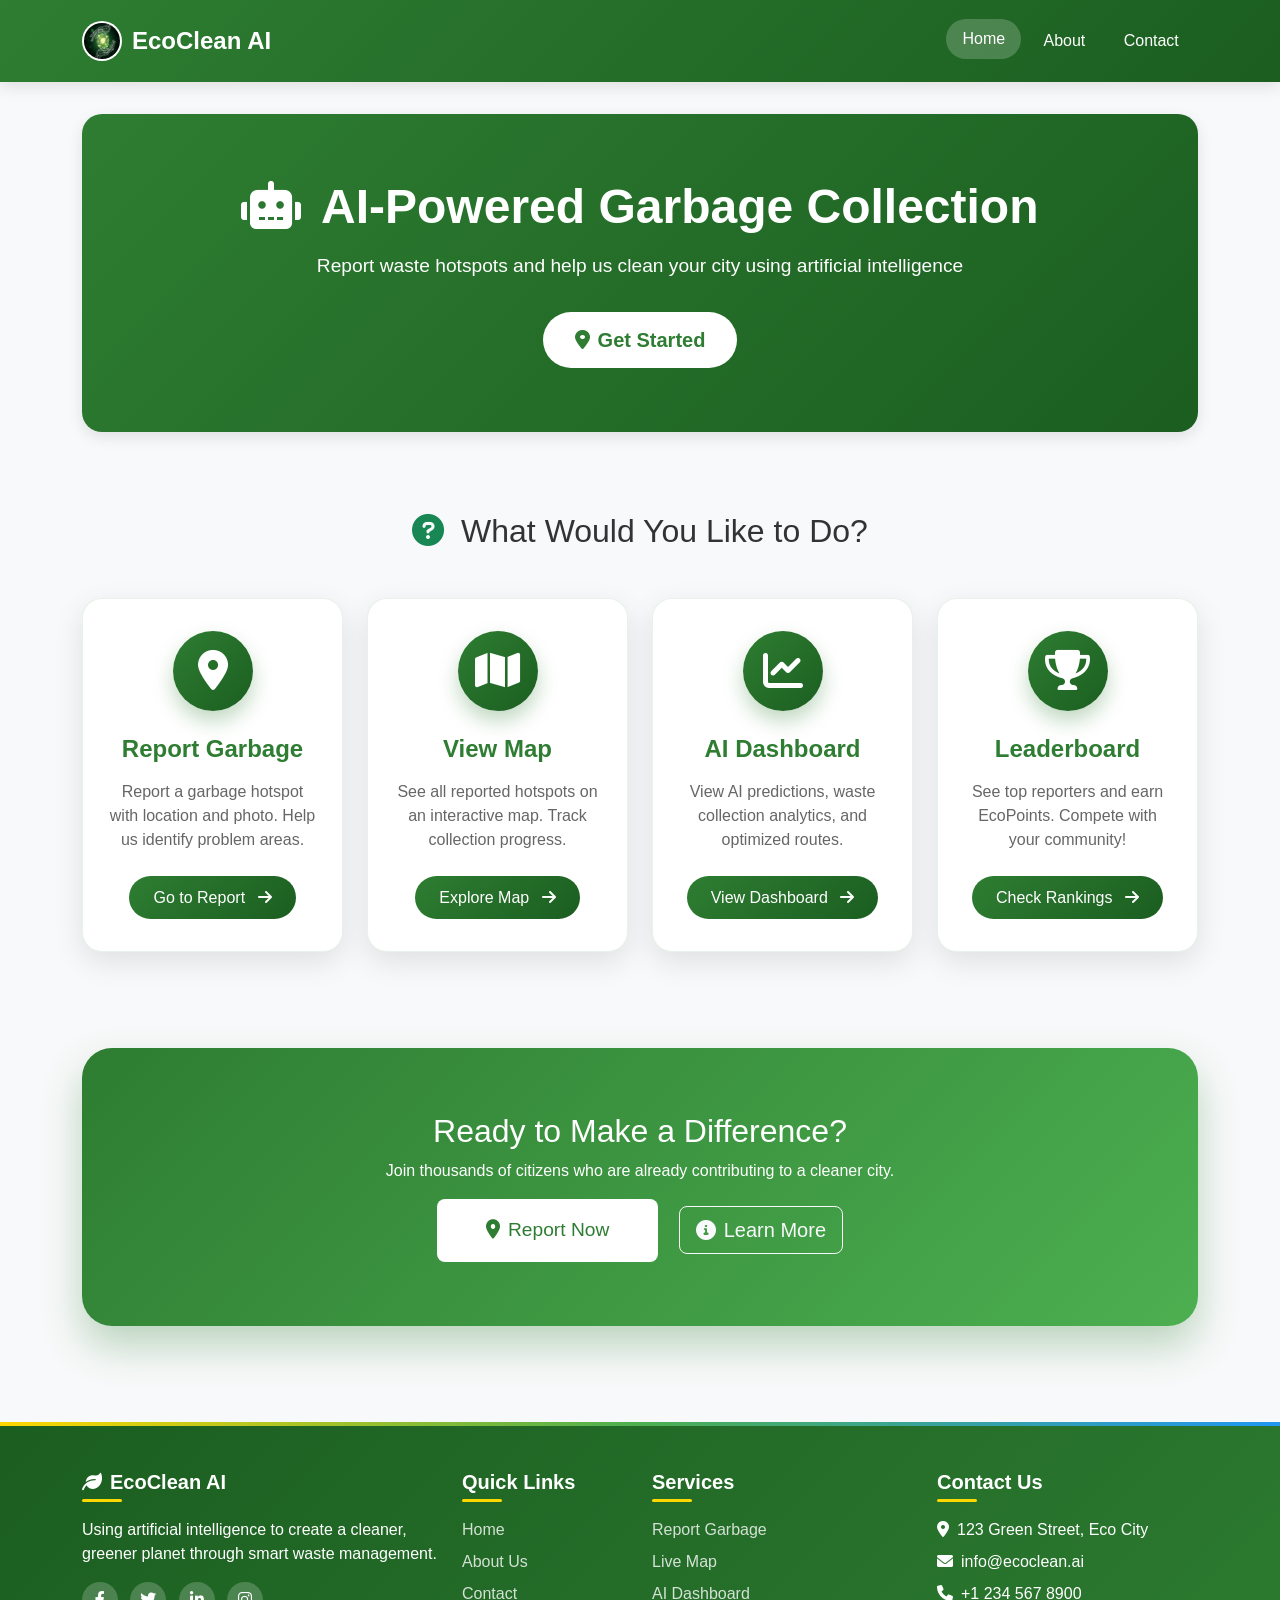
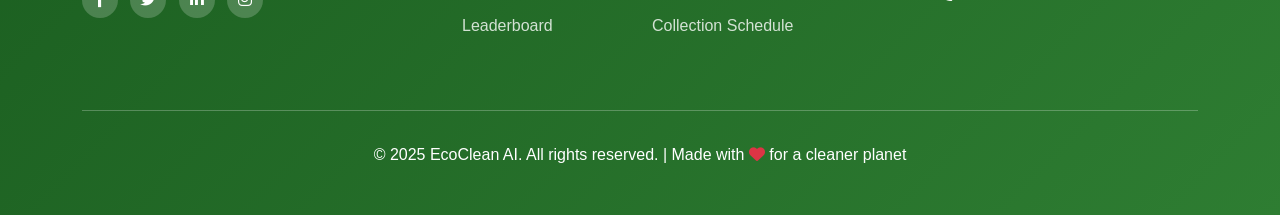
<file: garbage-collection-system/index.html>
<!DOCTYPE html>
<html lang="en">
<head>
    <meta charset="UTF-8">
    <meta name="viewport" content="width=device-width, initial-scale=1.0">
    <title>EcoClean AI – AI-Powered Garbage Collection System</title>
    
    <!-- ============================================ -->
    <!-- 1. BOOTSTRAP CSS (Responsive Framework)      -->
    <!-- ============================================ -->
    <link rel="stylesheet" href="bootstrap-5.3.8-dist/css/bootstrap.min.css">
    
    <!-- ============================================ -->
    <!-- 2. FONT AWESOME ICONS                        -->
    <!-- ============================================ -->
    <link rel="stylesheet" href="https://cdnjs.cloudflare.com/ajax/libs/font-awesome/6.0.0/css/all.min.css">
    
    <!-- ============================================ -->
    <!-- 3. GOOGLE FONTS (Poppins for modern look)    -->
    <!-- ============================================ -->
    <link href="https://fonts.googleapis.com/css2?family=Poppins:wght@300;400;500;600;700&display=swap" rel="stylesheet">
    
    <!-- ============================================ -->
    <!-- 4. CUSTOM CSS (Your styles)                  -->
    <!-- ============================================ -->
    <link rel="stylesheet" href="style.css">
</head>
<body>

    <!-- ============================================ -->
    <!-- 5. NAVIGATION BAR (Bootstrap Component)      -->
    <!-- ============================================ -->
    <nav class="navbar navbar-expand-lg navbar-custom">
        <div class="container">
            <!-- Brand/Logo -->
            <a class="navbar-brand" href="index.html">
                <img src="images/logo.png" alt="EcoClean AI Logo" width="40" height="40" class="d-inline-block align-text-top">
                <span class="brand-text">EcoClean AI</span>
            </a>
            
            <!-- Mobile Toggle Button -->
            <button class="navbar-toggler" type="button" data-bs-toggle="collapse" data-bs-target="#navbarNav">
                <span class="navbar-toggler-icon"></span>
            </button>
            
            <!-- Navigation Links -->
            <div class="collapse navbar-collapse" id="navbarNav">
                <ul class="navbar-nav ms-auto">
                    <li class="nav-item"><a class="nav-link active" href="index.html">Home</a></li>
                    <li class="nav-item"><a class="nav-link" href="about.html">About</a></li>
                    <li class="nav-item"><a class="nav-link" href="contact.html">Contact</a></li>
                </ul>
            </div>
        </div>
    </nav>

    <!-- ============================================ -->
    <!-- 6. HERO SECTION (With CSS Animations)        -->
    <!-- ============================================ -->
    <div class="container">
        <section class="hero-section">
            <div class="hero-content">
                <h1 class="display-4 animate-heading">
                    <i class="fas fa-robot me-2"></i>
                    AI-Powered Garbage Collection
                </h1>
                <p class="lead animate-text">
                    Report waste hotspots and help us clean your city using artificial intelligence
                </p>
                <a href="report.html" class="btn btn-light btn-lg animate-btn">
                    <i class="fas fa-map-marker-alt me-2"></i>Get Started
                </a>
            </div>
        </section>
    </div>

    <!-- ============================================ -->
    <!-- 7. MAIN CONTENT (Feature Cards)              -->
    <!-- ============================================ -->
    <main class="container my-5">
        <!-- Section Title -->
        <h2 class="text-center mb-5 section-title">
            <i class="fas fa-question-circle text-success me-2"></i>
            What Would You Like to Do?
        </h2>
        
        <!-- Bootstrap Grid Row -->
        <div class="row g-4">
            
            <!-- CARD 1: Report Garbage -->
            <div class="col-md-6 col-lg-3">
                <div class="feature-card-main card-1">
                    <div class="card-icon">
                        <i class="fas fa-map-marker-alt"></i>
                    </div>
                    <h3>Report Garbage</h3>
                    <p>Report a garbage hotspot with location and photo. Help us identify problem areas.</p>
                    <a href="report.html" class="btn-custom">
                        Go to Report <i class="fas fa-arrow-right ms-2"></i>
                    </a>
                </div>
            </div>
            
            <!-- CARD 2: View Map -->
            <div class="col-md-6 col-lg-3">
                <div class="feature-card-main card-2">
                    <div class="card-icon">
                        <i class="fas fa-map"></i>
                    </div>
                    <h3>View Map</h3>
                    <p>See all reported hotspots on an interactive map. Track collection progress.</p>
                    <a href="map.html" class="btn-custom">
                        Explore Map <i class="fas fa-arrow-right ms-2"></i>
                    </a>
                </div>
            </div>
            
            <!-- CARD 3: AI Dashboard -->
            <div class="col-md-6 col-lg-3">
                <div class="feature-card-main card-3">
                    <div class="card-icon">
                        <i class="fas fa-chart-line"></i>
                    </div>
                    <h3>AI Dashboard</h3>
                    <p>View AI predictions, waste collection analytics, and optimized routes.</p>
                    <a href="dashboard.html" class="btn-custom">
                        View Dashboard <i class="fas fa-arrow-right ms-2"></i>
                    </a>
                </div>
            </div>
            
            <!-- CARD 4: Leaderboard -->
            <div class="col-md-6 col-lg-3">
                <div class="feature-card-main card-4">
                    <div class="card-icon">
                        <i class="fas fa-trophy"></i>
                    </div>
                    <h3>Leaderboard</h3>
                    <p>See top reporters and earn EcoPoints. Compete with your community!</p>
                    <a href="leaderboard.html" class="btn-custom">
                        Check Rankings <i class="fas fa-arrow-right ms-2"></i>
                    </a>
                </div>
            </div>
        </div>
    </main>

    <!-- ============================================ -->
    <!-- 11. CALL TO ACTION SECTION                   -->
    <!-- ============================================ -->
    <section class="cta-section my-5">
        <div class="container">
            <div class="cta-card text-center">
                <h2>Ready to Make a Difference?</h2>
                <p>Join thousands of citizens who are already contributing to a cleaner city.</p>
                <a href="report.html" class="btn btn-custom btn-lg">
                    <i class="fas fa-map-marker-alt me-2"></i>Report Now
                </a>
                <a href="about.html" class="btn btn-outline-light btn-lg ms-3">
                    <i class="fas fa-info-circle me-2"></i>Learn More
                </a>
            </div>
        </div>
    </section>

    <!-- ============================================ -->
    <!-- 12. FOOTER SECTION                           -->
    <!-- ============================================ -->
    <footer class="footer-custom py-5">
        <div class="container">
            <div class="row">
                <!-- About Column -->
                <div class="col-lg-4 col-md-6 mb-4">
                    <h5><i class="fas fa-leaf me-2"></i>EcoClean AI</h5>
                    <p>Using artificial intelligence to create a cleaner, greener planet through smart waste management.</p>
                    <div class="social-links">
                        <a href="#"><i class="fab fa-facebook-f"></i></a>
                        <a href="#"><i class="fab fa-twitter"></i></a>
                        <a href="#"><i class="fab fa-linkedin-in"></i></a>
                        <a href="#"><i class="fab fa-instagram"></i></a>
                    </div>
                </div>
                
                <!-- Quick Links -->
                <div class="col-lg-2 col-md-6 mb-4">
                    <h5>Quick Links</h5>
                    <ul class="footer-links">
                        <li><a href="index.html">Home</a></li>
                        <li><a href="about.html">About Us</a></li>
                        <li><a href="contact.html">Contact</a></li>
                        <li><a href="leaderboard.html">Leaderboard</a></li>
                    </ul>
                </div>
                
                <!-- Services -->
                <div class="col-lg-3 col-md-6 mb-4">
                    <h5>Services</h5>
                    <ul class="footer-links">
                        <li><a href="report.html">Report Garbage</a></li>
                        <li><a href="map.html">Live Map</a></li>
                        <li><a href="dashboard.html">AI Dashboard</a></li>
                        <li><a href="schedule.html">Collection Schedule</a></li>
                    </ul>
                </div>
                
                <!-- Contact Info -->
                <div class="col-lg-3 col-md-6 mb-4">
                    <h5>Contact Us</h5>
                    <ul class="footer-links contact-info">
                        <li><i class="fas fa-map-marker-alt me-2"></i>123 Green Street, Eco City</li>
                        <li><i class="fas fa-envelope me-2"></i>info@ecoclean.ai</li>
                        <li><i class="fas fa-phone me-2"></i>+1 234 567 8900</li>
                    </ul>
                </div>
            </div>
            
            <hr>
            
            <div class="row">
                <div class="col-12 text-center">
                    <p class="mb-0">© 2025 EcoClean AI. All rights reserved. | Made with <i class="fas fa-heart text-danger"></i> for a cleaner planet</p>
                </div>
            </div>
        </div>
    </footer>

    <!-- ============================================ -->
    <!-- 13. JAVASCRIPT (Bootstrap Bundle)            -->
    <!-- ============================================ -->
    <script src="bootstrap-5.3.8-dist/js/bootstrap.bundle.min.js"></script>
    
    <!-- ============================================ -->
    <!-- 14. CUSTOM JAVASCRIPT (Optional for counters)-->
    <!-- ============================================ -->
    <script>
        // Simple counter animation for stats
        document.addEventListener('DOMContentLoaded', function() {
            const counters = document.querySelectorAll('.counter');
            counters.forEach(counter => {
                const text = counter.innerText;
                const value = parseInt(text.replace(/,/g, ''));
                if (!isNaN(value)) {
                    let current = 0;
                    const increment = value / 50;
                    const updateCounter = () => {
                        current += increment;
                        if (current < value) {
                            counter.innerText = Math.floor(current).toLocaleString();
                            requestAnimationFrame(updateCounter);
                        } else {
                            counter.innerText = value.toLocaleString();
                        }
                    };
                    updateCounter();
                }
            });
        });
    </script>
</body>
</html>
</file>
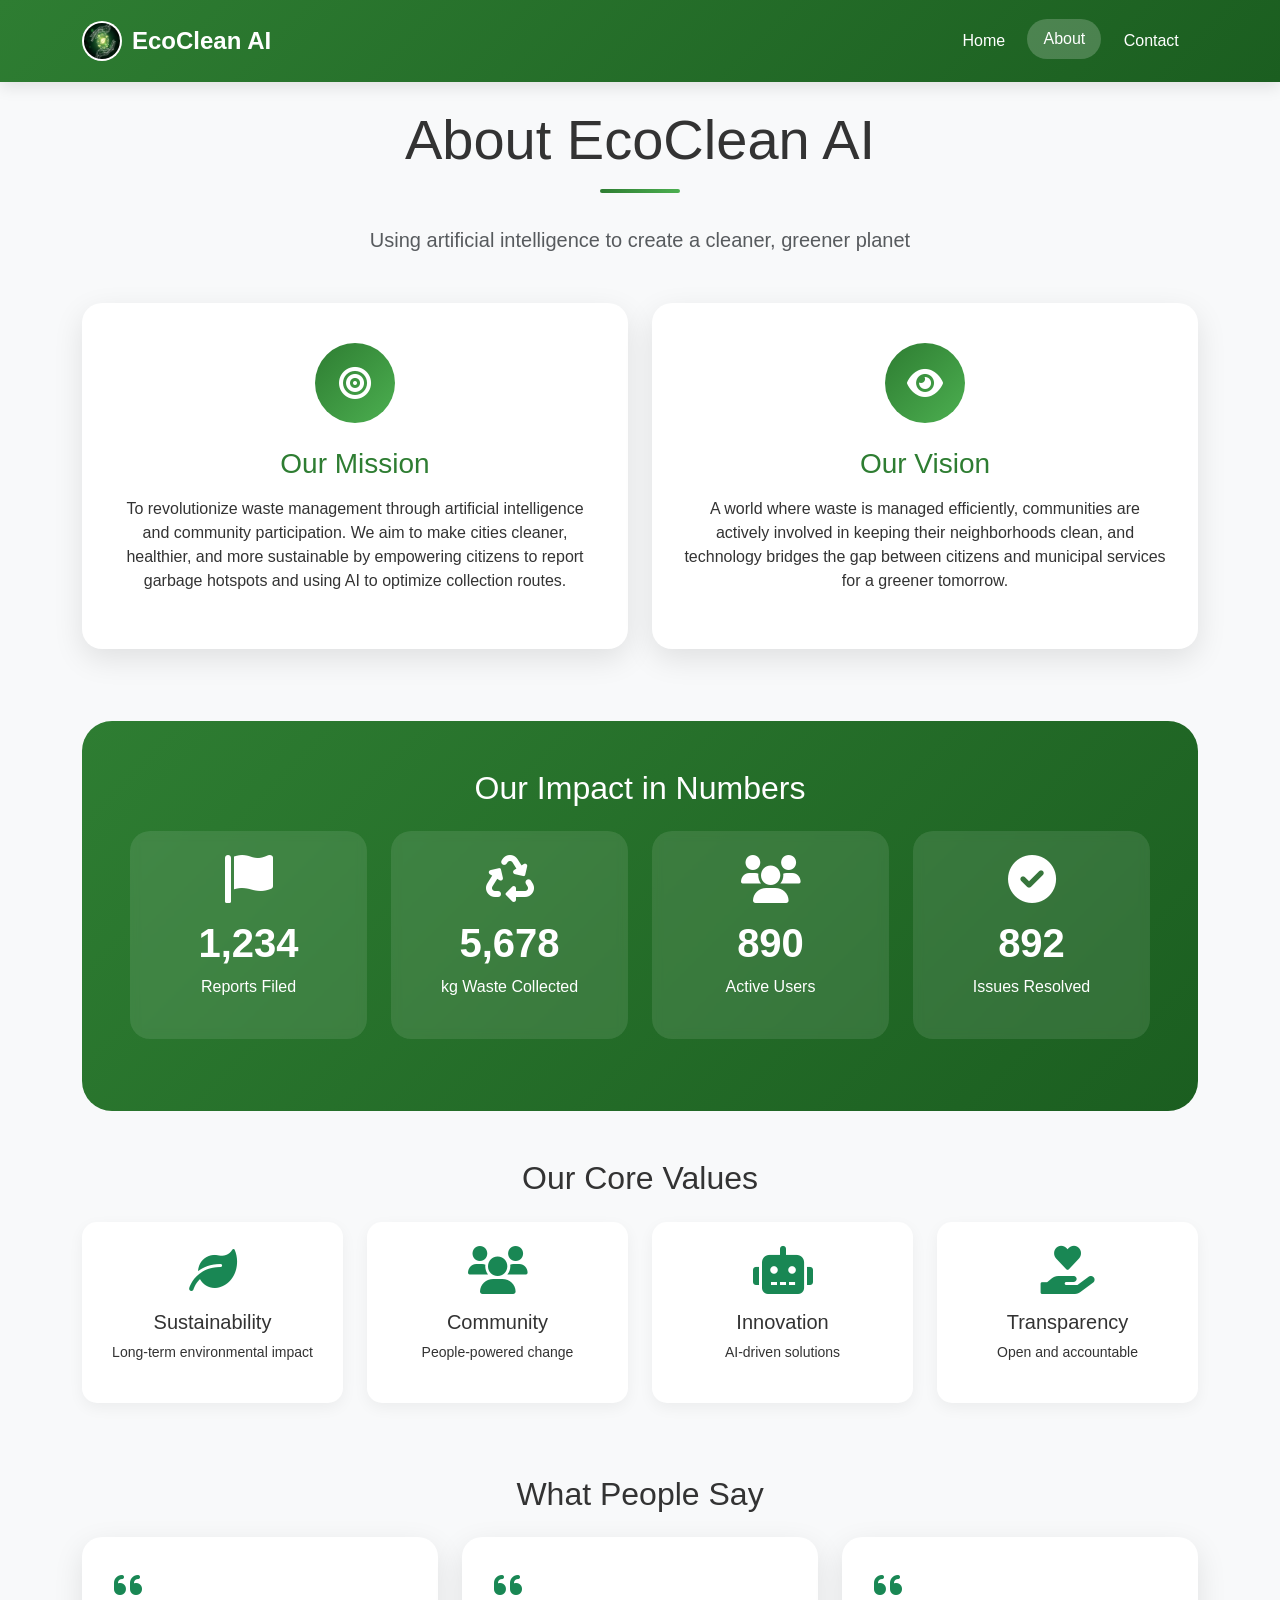
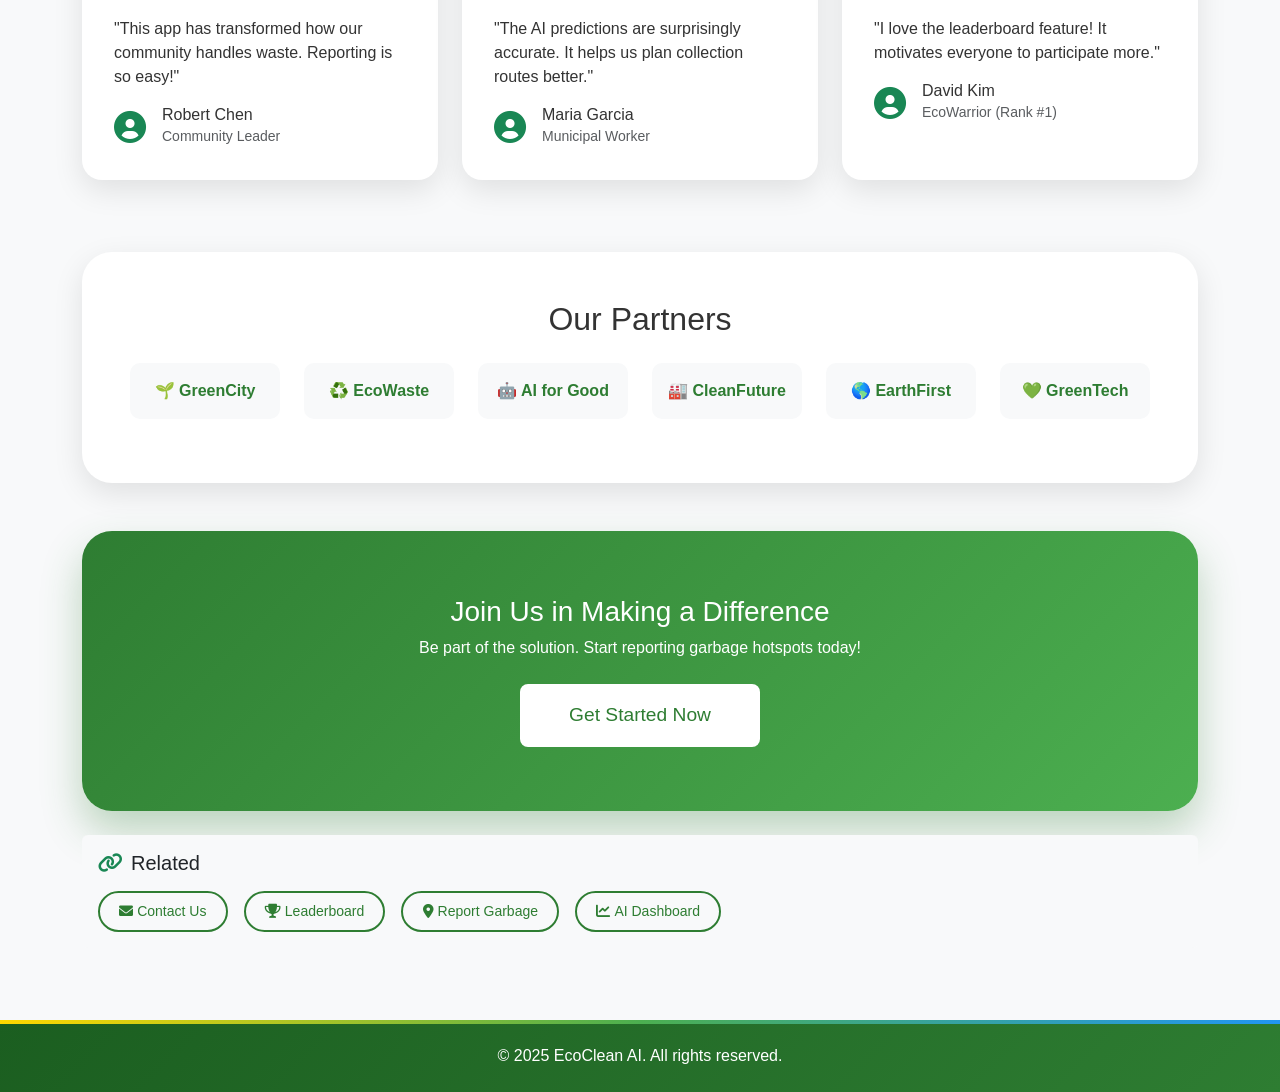
<file: garbage-collection-system/about.html>
<!DOCTYPE html>
<html lang="en">
<head>
    <meta charset="UTF-8">
    <meta name="viewport" content="width=device-width, initial-scale=1.0">
    <title>EcoClean AI – About Us</title>
    <!-- Bootstrap CSS -->
    <link rel="stylesheet" href="bootstrap-5.3.8-dist/css/bootstrap.min.css">
    <link rel="stylesheet" href="https://cdnjs.cloudflare.com/ajax/libs/font-awesome/6.0.0/css/all.min.css">
    <link rel="stylesheet" href="style.css">
</head>
<body>
    <!-- Navbar -->
    <nav class="navbar navbar-expand-lg navbar-custom">
        <div class="container">
            <a class="navbar-brand" href="index.html">
                <img src="images/logo.png" alt="Logo" width="40" height="40">
                EcoClean AI
            </a>
            <button class="navbar-toggler" type="button" data-bs-toggle="collapse" data-bs-target="#navbarNav">
                <span class="navbar-toggler-icon"></span>
            </button>
            <div class="collapse navbar-collapse" id="navbarNav">
                <ul class="navbar-nav ms-auto">
                    <li class="nav-item"><a class="nav-link" href="index.html">Home</a></li>
                    <li class="nav-item"><a class="nav-link active" href="about.html">About</a></li>
                    <li class="nav-item"><a class="nav-link" href="contact.html">Contact</a></li>
                </ul>
            </div>
        </div>
    </nav>

    <!-- Main Content -->
    <main class="container my-4">
        <!-- Page Header -->
        <div class="text-center mb-5">
            <h1 class="display-4">About EcoClean AI</h1>
            <div class="divider"></div>
            <p class="lead text-muted">Using artificial intelligence to create a cleaner, greener planet</p>
        </div>

        <!-- Mission & Vision Section -->
        <div class="row mb-5">
            <div class="col-md-6 mb-4">
                <div class="about-card h-100">
                    <div class="about-icon">
                        <i class="fas fa-bullseye"></i>
                    </div>
                    <h3>Our Mission</h3>
                    <p>To revolutionize waste management through artificial intelligence and community participation. We aim to make cities cleaner, healthier, and more sustainable by empowering citizens to report garbage hotspots and using AI to optimize collection routes.</p>
                </div>
            </div>
            <div class="col-md-6 mb-4">
                <div class="about-card h-100">
                    <div class="about-icon">
                        <i class="fas fa-eye"></i>
                    </div>
                    <h3>Our Vision</h3>
                    <p>A world where waste is managed efficiently, communities are actively involved in keeping their neighborhoods clean, and technology bridges the gap between citizens and municipal services for a greener tomorrow.</p>
                </div>
            </div>
        </div>

        <!-- Stats Counter Section -->
        <div class="row mb-5">
            <div class="col-12">
                <div class="stats-counter-section">
                    <h2 class="text-center mb-4 text-white">Our Impact in Numbers</h2>
                    <div class="row">
                        <div class="col-md-3 col-6 mb-4">
                            <div class="counter-card">
                                <i class="fas fa-flag fa-3x mb-3"></i>
                                <h3 class="counter">1,234</h3>
                                <p>Reports Filed</p>
                            </div>
                        </div>
                        <div class="col-md-3 col-6 mb-4">
                            <div class="counter-card">
                                <i class="fas fa-recycle fa-3x mb-3"></i>
                                <h3 class="counter">5,678</h3>
                                <p>kg Waste Collected</p>
                            </div>
                        </div>
                        <div class="col-md-3 col-6 mb-4">
                            <div class="counter-card">
                                <i class="fas fa-users fa-3x mb-3"></i>
                                <h3 class="counter">890</h3>
                                <p>Active Users</p>
                            </div>
                        </div>
                        <div class="col-md-3 col-6 mb-4">
                            <div class="counter-card">
                                <i class="fas fa-check-circle fa-3x mb-3"></i>
                                <h3 class="counter">892</h3>
                                <p>Issues Resolved</p>
                            </div>
                        </div>
                    </div>
                </div>
            </div>
        </div>

        <!-- Values Section -->
        <div class="row mb-5">
            <div class="col-12">
                <h2 class="text-center mb-4">Our Core Values</h2>
                <div class="row">
                    <div class="col-md-3 col-6 mb-4">
                        <div class="value-card">
                            <i class="fas fa-leaf fa-3x text-success mb-3"></i>
                            <h5>Sustainability</h5>
                            <p class="small">Long-term environmental impact</p>
                        </div>
                    </div>
                    <div class="col-md-3 col-6 mb-4">
                        <div class="value-card">
                            <i class="fas fa-users fa-3x text-success mb-3"></i>
                            <h5>Community</h5>
                            <p class="small">People-powered change</p>
                        </div>
                    </div>
                    <div class="col-md-3 col-6 mb-4">
                        <div class="value-card">
                            <i class="fas fa-robot fa-3x text-success mb-3"></i>
                            <h5>Innovation</h5>
                            <p class="small">AI-driven solutions</p>
                        </div>
                    </div>
                    <div class="col-md-3 col-6 mb-4">
                        <div class="value-card">
                            <i class="fas fa-hand-holding-heart fa-3x text-success mb-3"></i>
                            <h5>Transparency</h5>
                            <p class="small">Open and accountable</p>
                        </div>
                    </div>
                </div>
            </div>
        </div>

        <!-- Testimonials -->
        <div class="row mb-5">
            <div class="col-12">
                <h2 class="text-center mb-4">What People Say</h2>
                <div class="row">
                    <div class="col-md-4 mb-4">
                        <div class="testimonial-card">
                            <i class="fas fa-quote-left fa-2x text-success mb-3"></i>
                            <p>"This app has transformed how our community handles waste. Reporting is so easy!"</p>
                            <div class="d-flex align-items-center mt-3">
                                <i class="fas fa-user-circle fa-2x text-success me-3"></i>
                                <div>
                                    <h6 class="mb-0">Robert Chen</h6>
                                    <small class="text-muted">Community Leader</small>
                                </div>
                            </div>
                        </div>
                    </div>
                    <div class="col-md-4 mb-4">
                        <div class="testimonial-card">
                            <i class="fas fa-quote-left fa-2x text-success mb-3"></i>
                            <p>"The AI predictions are surprisingly accurate. It helps us plan collection routes better."</p>
                            <div class="d-flex align-items-center mt-3">
                                <i class="fas fa-user-circle fa-2x text-success me-3"></i>
                                <div>
                                    <h6 class="mb-0">Maria Garcia</h6>
                                    <small class="text-muted">Municipal Worker</small>
                                </div>
                            </div>
                        </div>
                    </div>
                    <div class="col-md-4 mb-4">
                        <div class="testimonial-card">
                            <i class="fas fa-quote-left fa-2x text-success mb-3"></i>
                            <p>"I love the leaderboard feature! It motivates everyone to participate more."</p>
                            <div class="d-flex align-items-center mt-3">
                                <i class="fas fa-user-circle fa-2x text-success me-3"></i>
                                <div>
                                    <h6 class="mb-0">David Kim</h6>
                                    <small class="text-muted">EcoWarrior (Rank #1)</small>
                                </div>
                            </div>
                        </div>
                    </div>
                </div>
            </div>
        </div>

        <!-- Partners Section -->
        <div class="row mb-5">
            <div class="col-12">
                <div class="partners-card">
                    <h2 class="text-center mb-4">Our Partners</h2>
                    <div class="row align-items-center">
                        <div class="col-md-2 col-4 mb-3">
                            <div class="partner-logo">🌱 GreenCity</div>
                        </div>
                        <div class="col-md-2 col-4 mb-3">
                            <div class="partner-logo">♻️ EcoWaste</div>
                        </div>
                        <div class="col-md-2 col-4 mb-3">
                            <div class="partner-logo">🤖 AI for Good</div>
                        </div>
                        <div class="col-md-2 col-4 mb-3">
                            <div class="partner-logo">🏭 CleanFuture</div>
                        </div>
                        <div class="col-md-2 col-4 mb-3">
                            <div class="partner-logo">🌎 EarthFirst</div>
                        </div>
                        <div class="col-md-2 col-4 mb-3">
                            <div class="partner-logo">💚 GreenTech</div>
                        </div>
                    </div>
                </div>
            </div>
        </div>

        <!-- Call to Action -->
        <div class="row mb-4">
            <div class="col-12">
                <div class="cta-card text-center">
                    <h3>Join Us in Making a Difference</h3>
                    <p class="mb-4">Be part of the solution. Start reporting garbage hotspots today!</p>
                    <a href="report.html" class="btn btn-custom btn-lg">Get Started Now</a>
                </div>
            </div>
        </div>

        <!-- Related Links -->
        <div class="row mt-4">
            <div class="col-12">
                <div class="card border-0 bg-light">
                    <div class="card-body">
                        <h5 class="card-title mb-3"><i class="fas fa-link text-success me-2"></i>Related</h5>
                        <div class="d-flex flex-wrap gap-3">
                            <a href="contact.html" class="btn btn-outline-success btn-sm">
                                <i class="fas fa-envelope me-1"></i>Contact Us
                            </a>
                            <a href="leaderboard.html" class="btn btn-outline-success btn-sm">
                                <i class="fas fa-trophy me-1"></i>Leaderboard
                            </a>
                            <a href="report.html" class="btn btn-outline-success btn-sm">
                                <i class="fas fa-map-marker-alt me-1"></i>Report Garbage
                            </a>
                            <a href="dashboard.html" class="btn btn-outline-success btn-sm">
                                <i class="fas fa-chart-line me-1"></i>AI Dashboard
                            </a>
                        </div>
                    </div>
                </div>
            </div>
        </div>
    </main>

    <!-- Footer with centered copyright -->
    <footer class="footer-custom py-4">
        <div class="container">
            <div class="row">
                <div class="col-12 text-center">
                    <p class="mb-0">© 2025 EcoClean AI. All rights reserved.</p>
                </div>
            </div>
        </div>
    </footer>

    <!-- Bootstrap JS -->
    <script src="bootstrap-5.3.8-dist/js/bootstrap.bundle.min.js"></script>
</body>
</html>
</file>
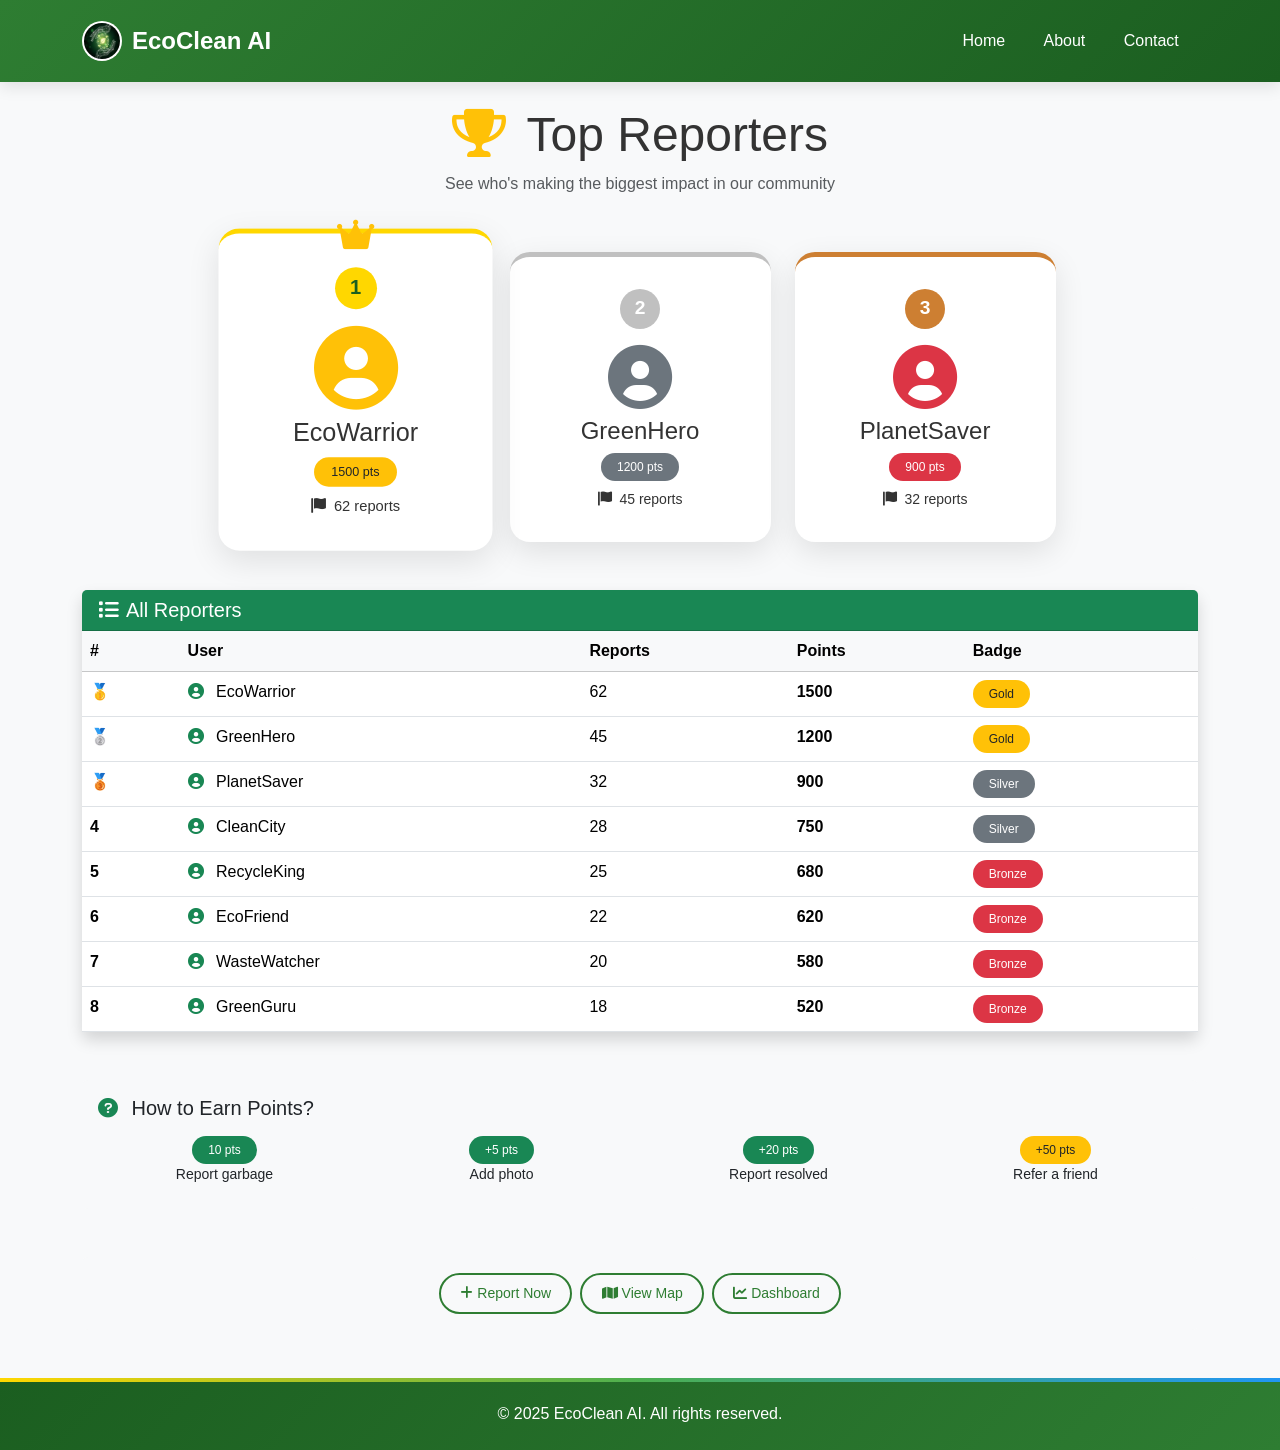
<file: garbage-collection-system/leaderboard.html>
<!DOCTYPE html>
<html lang="en">
<head>
    <meta charset="UTF-8">
    <meta name="viewport" content="width=device-width, initial-scale=1.0, user-scalable=yes">
    <title>EcoClean AI – Leaderboard</title>
    
    <!-- Bootstrap CSS -->
    <link rel="stylesheet" href="bootstrap-5.3.8-dist/css/bootstrap.min.css">
    
    <!-- Font Awesome -->
    <link rel="stylesheet" href="https://cdnjs.cloudflare.com/ajax/libs/font-awesome/6.0.0/css/all.min.css">
    
    <!-- Custom CSS -->
    <link rel="stylesheet" href="style.css">
</head>
<body>

    <!-- ============================================ -->
    <!-- 1. NAVIGATION BAR                             -->
    <!-- ============================================ -->
    <nav class="navbar navbar-expand-lg navbar-custom">
        <div class="container">
            <a class="navbar-brand" href="index.html">
                <img src="images/logo.png" alt="Logo" width="40" height="40">
                <span>EcoClean AI</span>
            </a>
            <button class="navbar-toggler" type="button" data-bs-toggle="collapse" data-bs-target="#navbarNav">
                <span class="navbar-toggler-icon"></span>
            </button>
            <div class="collapse navbar-collapse" id="navbarNav">
                <ul class="navbar-nav ms-auto">
                    <li class="nav-item"><a class="nav-link" href="index.html">Home</a></li>
                    <li class="nav-item"><a class="nav-link" href="about.html">About</a></li>
                    <li class="nav-item"><a class="nav-link" href="contact.html">Contact</a></li>
                </ul>
            </div>
        </div>
    </nav>

    <!-- ============================================ -->
    <!-- 2. PAGE HEADER                                -->
    <!-- ============================================ -->
    <div class="container mt-4">
        <div class="text-center">
            <h1 class="display-5">
                <i class="fas fa-trophy text-warning me-2"></i>
                Top Reporters
            </h1>
            <p class="text-muted">See who's making the biggest impact in our community</p>
            <div class="header-divider"></div>
        </div>
    </div>

    <!-- ============================================ -->
    <!-- 3. PODIUM SECTION (Top 3)                    -->
    <!-- ============================================ -->
    <div class="container my-4">
        <div class="row justify-content-center align-items-end">
            
            <!-- 2nd Place -->
            <div class="col-md-3 col-6 text-center order-md-1">
                <div class="podium-card silver">
                    <div class="podium-rank">2</div>
                    <i class="fas fa-user-circle fa-4x text-secondary"></i>
                    <h4 class="mt-2" id="secondName">GreenHero</h4>
                    <span class="badge bg-secondary" id="secondPoints">1,200 pts</span>
                    <div class="mt-2 small">
                        <div><i class="fas fa-flag me-1"></i> <span id="secondReports">45</span> reports</div>
                    </div>
                </div>
            </div>
            
            <!-- 1st Place -->
            <div class="col-md-3 col-6 text-center order-md-0">
                <div class="podium-card gold">
                    <div class="crown"><i class="fas fa-crown fa-2x text-warning"></i></div>
                    <div class="podium-rank">1</div>
                    <i class="fas fa-user-circle fa-5x text-warning"></i>
                    <h4 class="mt-2" id="firstName">EcoWarrior</h4>
                    <span class="badge bg-warning text-dark" id="firstPoints">1,500 pts</span>
                    <div class="mt-2 small">
                        <div><i class="fas fa-flag me-1"></i> <span id="firstReports">62</span> reports</div>
                    </div>
                </div>
            </div>
            
            <!-- 3rd Place -->
            <div class="col-md-3 col-6 text-center order-md-2">
                <div class="podium-card bronze">
                    <div class="podium-rank">3</div>
                    <i class="fas fa-user-circle fa-4x text-danger"></i>
                    <h4 class="mt-2" id="thirdName">PlanetSaver</h4>
                    <span class="badge bg-danger" id="thirdPoints">900 pts</span>
                    <div class="mt-2 small">
                        <div><i class="fas fa-flag me-1"></i> <span id="thirdReports">32</span> reports</div>
                    </div>
                </div>
            </div>
        </div>
    </div>

    <!-- ============================================ -->
    <!-- 4. LEADERBOARD TABLE                         -->
    <!-- ============================================ -->
    <div class="container my-4">
        <div class="card border-0 shadow">
            <div class="card-header bg-success text-white">
                <h5 class="mb-0"><i class="fas fa-list me-2"></i>All Reporters</h5>
            </div>
            <div class="card-body p-0">
                <div class="table-responsive">
                    <table class="table table-hover mb-0">
                        <thead class="table-light">
                            <tr>
                                <th>#</th>
                                <th>User</th>
                                <th>Reports</th>
                                <th>Points</th>
                                <th>Badge</th>
                            </tr>
                        </thead>
                        <tbody id="leaderboardBody">
                            <!-- Data loads here -->
                        </tbody>
                    </table>
                </div>
            </div>
        </div>
    </div>

    <!-- ============================================ -->
    <!-- 5. HOW TO EARN POINTS                        -->
    <!-- ============================================ -->
    <div class="container my-4">
        <div class="card border-0 bg-light">
            <div class="card-body">
                <h5 class="card-title">
                    <i class="fas fa-question-circle text-success me-2"></i>
                    How to Earn Points?
                </h5>
                <div class="row text-center mt-3">
                    <div class="col-md-3 col-6 mb-2">
                        <span class="badge bg-success">10 pts</span>
                        <small class="d-block">Report garbage</small>
                    </div>
                    <div class="col-md-3 col-6 mb-2">
                        <span class="badge bg-success">+5 pts</span>
                        <small class="d-block">Add photo</small>
                    </div>
                    <div class="col-md-3 col-6 mb-2">
                        <span class="badge bg-success">+20 pts</span>
                        <small class="d-block">Report resolved</small>
                    </div>
                    <div class="col-md-3 col-6 mb-2">
                        <span class="badge bg-warning text-dark">+50 pts</span>
                        <small class="d-block">Refer a friend</small>
                    </div>
                </div>
            </div>
        </div>
    </div>

    <!-- ============================================ -->
    <!-- 6. RELATED LINKS                             -->
    <!-- ============================================ -->
    <div class="container my-4">
        <div class="card border-0 bg-light">
            <div class="card-body">
                <div class="d-flex flex-wrap gap-2 justify-content-center">
                    <a href="report.html" class="btn btn-outline-success btn-sm">
                        <i class="fas fa-plus me-1"></i>Report Now
                    </a>
                    <a href="map.html" class="btn btn-outline-success btn-sm">
                        <i class="fas fa-map me-1"></i>View Map
                    </a>
                    <a href="dashboard.html" class="btn btn-outline-success btn-sm">
                        <i class="fas fa-chart-line me-1"></i>Dashboard
                    </a>
                </div>
            </div>
        </div>
    </div>

    <!-- ============================================ -->
    <!-- 7. FOOTER                                    -->
    <!-- ============================================ -->
    <footer class="footer-custom py-4 mt-4">
        <div class="container text-center">
            <p class="mb-0">© 2025 EcoClean AI. All rights reserved.</p>
        </div>
    </footer>

    <!-- ============================================ -->
    <!-- 8. SCRIPTS                                   -->
    <!-- ============================================ -->
    <script src="bootstrap-5.3.8-dist/js/bootstrap.bundle.min.js"></script>
    
    <script>
        // ============================================
        // Sample User Data
        // ============================================
        
        let users = [
            { id: 1, name: "EcoWarrior", reports: 62, points: 1500, badge: "Gold" },
            { id: 2, name: "GreenHero", reports: 45, points: 1200, badge: "Silver" },
            { id: 3, name: "PlanetSaver", reports: 32, points: 900, badge: "Bronze" },
            { id: 4, name: "CleanCity", reports: 28, points: 750, badge: "Green" },
            { id: 5, name: "RecycleKing", reports: 25, points: 680, badge: "Green" },
            { id: 6, name: "EcoFriend", reports: 22, points: 620, badge: "Green" },
            { id: 7, name: "WasteWatcher", reports: 20, points: 580, badge: "Green" },
            { id: 8, name: "GreenGuru", reports: 18, points: 520, badge: "Green" }
        ];
        
        // ============================================
        // Sort users by points (highest first)
        // ============================================
        function sortUsers() {
            users.sort((a, b) => b.points - a.points);
        }
        
        // ============================================
        // Get badge color based on points
        // ============================================
        function getBadgeClass(points) {
            if (points >= 1000) return 'bg-warning text-dark';
            if (points >= 750) return 'bg-secondary';
            if (points >= 500) return 'bg-danger';
            if (points >= 250) return 'bg-success';
            return 'bg-info';
        }
        
        function getBadgeName(points) {
            if (points >= 1000) return 'Gold';
            if (points >= 750) return 'Silver';
            if (points >= 500) return 'Bronze';
            if (points >= 250) return 'Green';
            return 'Eco';
        }
        
        // ============================================
        // Update Podium (Top 3)
        // ============================================
        function updatePodium() {
            if (users.length >= 1) {
                document.getElementById('firstName').innerText = users[0].name;
                document.getElementById('firstPoints').innerText = users[0].points + ' pts';
                document.getElementById('firstReports').innerText = users[0].reports;
            }
            if (users.length >= 2) {
                document.getElementById('secondName').innerText = users[1].name;
                document.getElementById('secondPoints').innerText = users[1].points + ' pts';
                document.getElementById('secondReports').innerText = users[1].reports;
            }
            if (users.length >= 3) {
                document.getElementById('thirdName').innerText = users[2].name;
                document.getElementById('thirdPoints').innerText = users[2].points + ' pts';
                document.getElementById('thirdReports').innerText = users[2].reports;
            }
        }
        
        // ============================================
        // Update Leaderboard Table
        // ============================================
        function updateLeaderboard() {
            const tbody = document.getElementById('leaderboardBody');
            if (!tbody) return;
            
            sortUsers();
            updatePodium();
            
            let html = '';
            
            users.forEach((user, index) => {
                const rank = index + 1;
                let rankIcon = '';
                if (rank === 1) rankIcon = '🥇';
                else if (rank === 2) rankIcon = '🥈';
                else if (rank === 3) rankIcon = '🥉';
                else rankIcon = rank;
                
                const badgeClass = getBadgeClass(user.points);
                const badgeName = getBadgeName(user.points);
                
                html += `
                    <tr>
                        <td><strong>${rankIcon}</strong></td>
                        <td>
                            <i class="fas fa-user-circle text-success me-2"></i>
                            ${user.name}
                        </td>
                        <td>${user.reports}</td>
                        <td><strong>${user.points}</strong></td>
                        <td><span class="badge ${badgeClass}">${badgeName}</span></td>
                    </tr>
                `;
            });
            
            tbody.innerHTML = html;
        }
        
        // ============================================
        // Load data from localStorage
        // ============================================
        function loadFromStorage() {
            const savedUsers = localStorage.getItem('users');
            if (savedUsers) {
                const parsedUsers = JSON.parse(savedUsers);
                if (parsedUsers && parsedUsers.length > 0) {
                    users = parsedUsers.map(u => ({
                        id: u.id,
                        name: u.name,
                        reports: u.reports,
                        points: u.points,
                        badge: getBadgeName(u.points)
                    }));
                }
            }
            updateLeaderboard();
        }
        
        // ============================================
        // Save to localStorage when points change
        // ============================================
        function saveToStorage() {
            localStorage.setItem('users', JSON.stringify(users));
        }
        
        // ============================================
        // Add sample data if empty
        // ============================================
        function initializeData() {
            const existing = localStorage.getItem('users');
            if (!existing) {
                saveToStorage();
            }
        }
        
        // ============================================
        // Page Load
        // ============================================
        document.addEventListener('DOMContentLoaded', function() {
            initializeData();
            loadFromStorage();
        });
    </script>
</body>
</html>
</file>
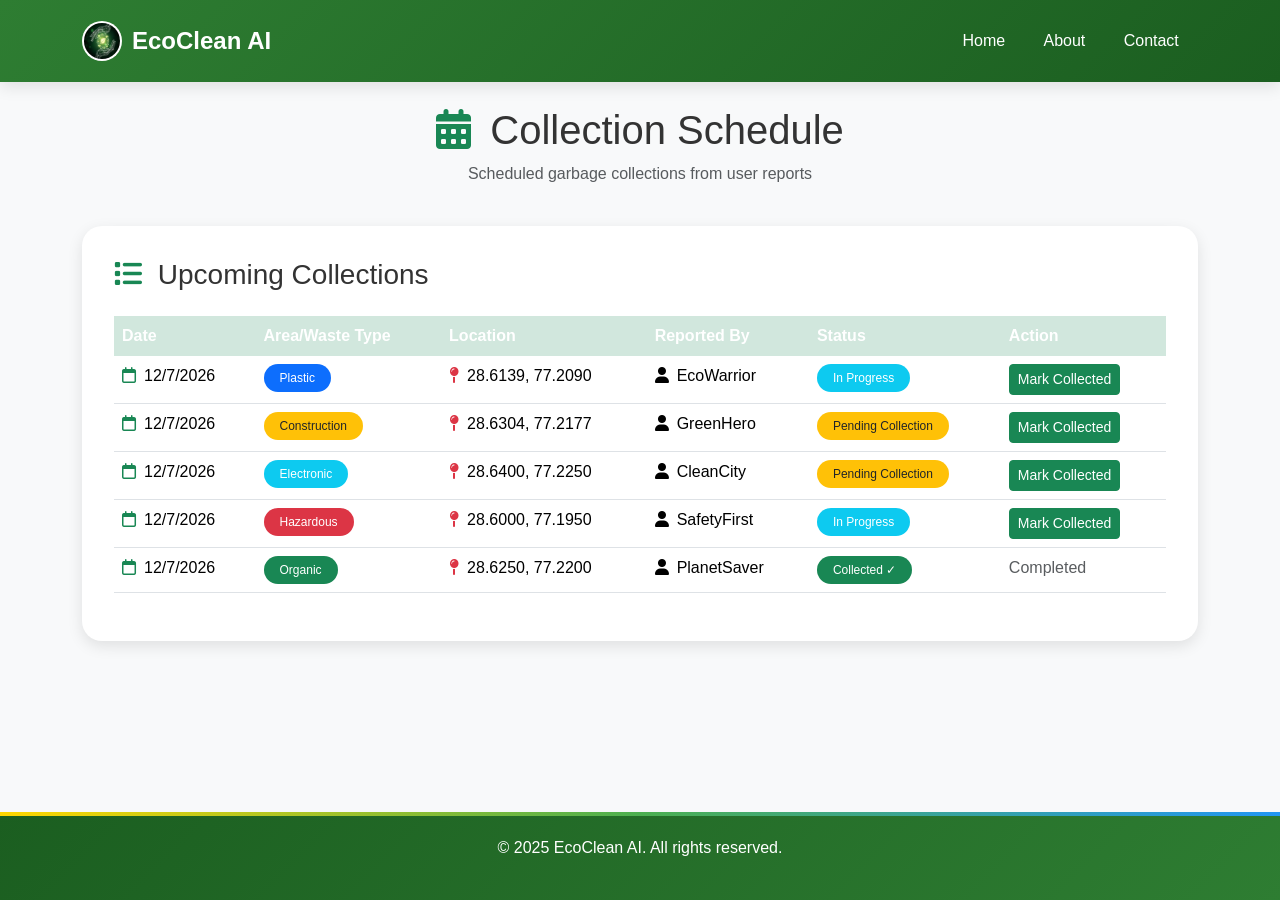
<file: garbage-collection-system/schedule.html>
<!DOCTYPE html>
<html lang="en">
<head>
    <meta charset="UTF-8">
    <meta name="viewport" content="width=device-width, initial-scale=1.0">
    <title>EcoClean AI – Collection Schedule</title>
    <link rel="stylesheet" href="bootstrap-5.3.8-dist/css/bootstrap.min.css">
    <link rel="stylesheet" href="https://cdnjs.cloudflare.com/ajax/libs/font-awesome/6.0.0/css/all.min.css">
    <link rel="stylesheet" href="style.css">
</head>
<body>

    <!-- Navbar -->
    <nav class="navbar navbar-expand-lg navbar-custom">
        <div class="container">
            <a class="navbar-brand" href="index.html">
                <img src="images/logo.png" alt="Logo" width="40" height="40">
                EcoClean AI
            </a>
            <button class="navbar-toggler" type="button" data-bs-toggle="collapse" data-bs-target="#navbarNav">
                <span class="navbar-toggler-icon"></span>
            </button>
            <div class="collapse navbar-collapse" id="navbarNav">
                <ul class="navbar-nav ms-auto">
                    <li class="nav-item"><a class="nav-link" href="index.html">Home</a></li>
                    <li class="nav-item"><a class="nav-link" href="about.html">About</a></li>
                    <li class="nav-item"><a class="nav-link" href="contact.html">Contact</a></li>
                </ul>
            </div>
        </div>
    </nav>

    <!-- Page Header -->
    <div class="container mt-4">
        <h1 class="text-center">
            <i class="fas fa-calendar-alt text-success me-2"></i>
            Collection Schedule
        </h1>
        <p class="text-center text-muted">Scheduled garbage collections from user reports</p>
    </div>

    <!-- Main Content -->
    <main class="container my-4">
        <div class="row">
            <div class="col-12">
                <div class="form-container">
                    <h3 class="mb-4">
                        <i class="fas fa-list text-success me-2"></i>
                        Upcoming Collections
                    </h3>
                    
                    <div class="table-responsive">
                        <table class="table table-hover">
                            <thead class="table-success">
                                <tr>
                                    <th>Date</th>
                                    <th>Area/Waste Type</th>
                                    <th>Location</th>
                                    <th>Reported By</th>
                                    <th>Status</th>
                                    <th>Action</th>
                                </tr>
                            </thead>
                            <tbody id="scheduleBody">
                                <!-- Data loads here -->
                            </tbody>
                        </table>
                    </div>
                    
                    <div class="text-center mt-3" id="noReportsMsg">
                        <i class="fas fa-inbox fa-3x text-muted"></i>
                        <p class="mt-2">No reports yet. Submit a report to see it here!</p>
                        <a href="report.html" class="btn btn-custom">Report Now</a>
                    </div>
                </div>
            </div>
        </div>
    </main>

    <!-- Footer -->
    <footer class="footer-custom py-4 mt-4">
        <div class="container text-center">
            <p>© 2025 EcoClean AI. All rights reserved.</p>
        </div>
    </footer>

    <script src="bootstrap-5.3.8-dist/js/bootstrap.bundle.min.js"></script>
    
    <script>
        // ============================================
        // Load Reports and Show as Schedule
        // ============================================
        
        function loadScheduleFromReports() {
            // Get all reports from localStorage
            let reports = JSON.parse(localStorage.getItem('garbageReports')) || [];
            
            const tbody = document.getElementById('scheduleBody');
            const noReportsMsg = document.getElementById('noReportsMsg');
            
            if (reports.length === 0) {
                // Show empty message
                if (noReportsMsg) noReportsMsg.style.display = 'block';
                if (tbody) tbody.innerHTML = '';
                return;
            }
            
            // Hide empty message
            if (noReportsMsg) noReportsMsg.style.display = 'none';
            
            // Sort reports by date (newest first for pending, oldest first for collection)
            const pendingReports = reports.filter(r => r.status !== 'Resolved');
            const resolvedReports = reports.filter(r => r.status === 'Resolved');
            
            // Show pending reports first (need collection)
            const sortedReports = [...pendingReports, ...resolvedReports];
            
            // Generate table rows
            let html = '';
            
            sortedReports.forEach((report, index) => {
                // Calculate collection date (3 days from report date)
                const reportDate = new Date(report.date);
                const collectionDate = new Date(reportDate);
                collectionDate.setDate(reportDate.getDate() + 3);
                
                const formattedDate = collectionDate.toLocaleDateString();
                const status = report.status || 'Pending';
                
                let statusBadge = '';
                let actionButton = '';
                
                if (status === 'Pending') {
                    statusBadge = '<span class="badge bg-warning text-dark">Pending Collection</span>';
                    actionButton = '<button class="btn btn-sm btn-success mark-resolved" data-id="' + report.id + '">Mark Collected</button>';
                } else if (status === 'In Progress') {
                    statusBadge = '<span class="badge bg-info">In Progress</span>';
                    actionButton = '<button class="btn btn-sm btn-success mark-resolved" data-id="' + report.id + '">Mark Collected</button>';
                } else {
                    statusBadge = '<span class="badge bg-success">Collected ✓</span>';
                    actionButton = '<span class="text-muted">Completed</span>';
                }
                
                // Get waste type badge color
                let typeBadge = '';
                switch(report.wasteType) {
                    case 'plastic': typeBadge = '<span class="badge bg-primary">Plastic</span>'; break;
                    case 'construction': typeBadge = '<span class="badge bg-warning text-dark">Construction</span>'; break;
                    case 'organic': typeBadge = '<span class="badge bg-success">Organic</span>'; break;
                    case 'electronic': typeBadge = '<span class="badge bg-info">Electronic</span>'; break;
                    case 'hazardous': typeBadge = '<span class="badge bg-danger">Hazardous</span>'; break;
                    default: typeBadge = '<span class="badge bg-secondary">Other</span>';
                }
                
                html += `
                    <tr>
                        <td><i class="far fa-calendar me-2 text-success"></i>${formattedDate}</td>
                        <td>${typeBadge}</td>
                        <td><i class="fas fa-map-pin text-danger me-2"></i>${report.latitude || 'No location'}, ${report.longitude || ''}</td>
                        <td><i class="fas fa-user me-2"></i>${report.userName || 'Anonymous'}</td>
                        <td>${statusBadge}</td>
                        <td>${actionButton}</td>
                    </tr>
                `;
            });
            
            tbody.innerHTML = html;
            
            // Add event listeners to "Mark Collected" buttons
            document.querySelectorAll('.mark-resolved').forEach(button => {
                button.addEventListener('click', function() {
                    const reportId = parseInt(this.getAttribute('data-id'));
                    markReportAsCollected(reportId);
                });
            });
        }
        
        // ============================================
        // Mark Report as Collected
        // ============================================
        
        function markReportAsCollected(reportId) {
            let reports = JSON.parse(localStorage.getItem('garbageReports')) || [];
            
            // Find and update the report
            const reportIndex = reports.findIndex(r => r.id === reportId);
            if (reportIndex !== -1) {
                reports[reportIndex].status = 'Resolved';
                localStorage.setItem('garbageReports', JSON.stringify(reports));
                
                // Update user points for resolution
                const userName = reports[reportIndex].userName;
                if (userName && userName !== 'Anonymous') {
                    let users = JSON.parse(localStorage.getItem('users')) || [];
                    const userIndex = users.findIndex(u => u.name === userName);
                    if (userIndex !== -1) {
                        users[userIndex].points += 20;
                        users[userIndex].resolved = (users[userIndex].resolved || 0) + 1;
                        localStorage.setItem('users', JSON.stringify(users));
                    }
                }
                
                // Show success message
                alert('✓ Report marked as collected! User earned 20 EcoPoints.');
                
                // Reload the schedule
                loadScheduleFromReports();
            }
        }
        
        // ============================================
        // Initialize Page
        // ============================================
        
        document.addEventListener('DOMContentLoaded', function() {
            loadScheduleFromReports();
        });
    </script>
</body>
</html>
</file>
<file: garbage-collection-system/style.css>
:root {
    --primary-green: #2e7d32;
    --dark-green: #1b5e20;
    --light-green: #a5d6a7;
    --accent-blue: #1976d2;
    --accent-orange: #f57c00;
    --bg-light: #f8f9fa;
    --text-dark: #333333;
    --text-light: #ffffff;
    --shadow: 0 5px 15px rgba(0,0,0,0.1);
    --shadow-hover: 0 15px 30px rgba(0,0,0,0.2);
}
.footer-minimal {
    background: linear-gradient(135deg, #1b5e20, #2e7d32);
    color: white;
    padding: 1.5rem 0;
    margin-top: 2rem;
}
.footer-minimal a {
    color: rgba(255,255,255,0.8);
    text-decoration: none;
}
.footer-minimal a:hover {
    color: white;
    text-decoration: underline;
    text-align: center;
}
/* Table Styles */
.table-success {
    background: linear-gradient(135deg, #2e7d32, #1b5e20) !important;
    color: white;
}

.table-success th {
    color: white;
    font-weight: 600;
    border: none;
}

.table-hover tbody tr:hover {
    background-color: rgba(46, 125, 50, 0.05);
    transition: all 0.3s;
}

/* Badge Styles */
.badge {
    padding: 0.5rem 1rem;
    font-weight: 500;
    border-radius: 50px;
}

/* Alert Styles */
.alert {
    border-radius: 15px;
    border: none;
    margin-bottom: 1rem;
}

.alert-success {
    background-color: #c8e6c9;
    color: #1b5e20;
}

.alert-warning {
    background-color: #fff3e0;
    color: #e65100;
}

.alert-info {
    background-color: #e1f5fe;
    color: #01579b;
}

/* Responsive Table */
@media (max-width: 768px) {
    .table {
        font-size: 0.9rem;
    }
    
    .badge {
        padding: 0.3rem 0.6rem;
        font-size: 0.8rem;
    }
}
/* Map Container */
.map-container {
    background: linear-gradient(145deg, #f8f9fa, #e9ecef);
    border-radius: 20px;
    padding: 2rem;
    min-height: 500px;
    display: flex;
    align-items: center;
    justify-content: center;
    box-shadow: 0 10px 30px rgba(0,0,0,0.1);
    border: 2px dashed #2e7d32;
}

.map-placeholder {
    text-align: center;
}

.map-legend {
    margin-top: 2rem;
    display: flex;
    flex-wrap: wrap;
    justify-content: center;
    gap: 1rem;
}

.legend-item {
    font-size: 0.9rem;
    color: #555;
}

/* Filter Buttons */
.btn-custom-filter {
    background: linear-gradient(135deg, #2e7d32, #1b5e20);
    color: white;
    border: none;
    padding: 0.5rem 1.2rem;
    border-radius: 50px;
    font-weight: 500;
    transition: all 0.3s;
}

.btn-custom-filter:hover,
.btn-custom-filter.active {
    background: #ffd700;
    color: #1b5e20;
    transform: translateY(-2px);
    box-shadow: 0 5px 15px rgba(255, 215, 0, 0.3);
}

.btn-outline-success {
    border: 2px solid #2e7d32;
    color: #2e7d32;
    border-radius: 50px;
    padding: 0.5rem 1.2rem;
    font-weight: 500;
}

.btn-outline-success:hover {
    background: #2e7d32;
    color: white;
}

/* Report Cards */
.report-card {
    border: none;
    border-radius: 15px;
    box-shadow: 0 5px 15px rgba(0,0,0,0.05);
    transition: all 0.3s;
    height: 100%;
}

.report-card:hover {
    transform: translateY(-5px);
    box-shadow: 0 10px 25px rgba(46,125,50,0.2);
}

.report-card .card-body {
    padding: 1.2rem;
}

.report-card .badge {
    font-size: 0.7rem;
    padding: 0.3rem 0.6rem;
}

/* Responsive */
@media (max-width: 768px) {
    .map-container {
        min-height: 300px;
        padding: 1rem;
    }
    
    .map-legend {
        gap: 0.5rem;
    }
    
    .legend-item {
        font-size: 0.8rem;
    }
    
    .btn-custom-filter,
    .btn-outline-success {
        padding: 0.3rem 0.8rem;
        font-size: 0.9rem;
    }
}
/* Metric Cards */
.metric-card {
    border-radius: 20px;
    padding: 1.5rem;
    box-shadow: 0 10px 30px rgba(0,0,0,0.1);
    transition: all 0.3s;
    height: 100%;
}

.metric-card:hover {
    transform: translateY(-5px);
    box-shadow: 0 15px 35px rgba(0,0,0,0.2);
}

.metric-card .opacity-50 {
    opacity: 0.5;
}

.text-white-50 {
    color: rgba(255,255,255,0.7) !important;
}

.text-dark-50 {
    color: rgba(0,0,0,0.5) !important;
}

/* Prediction Cards */
.prediction-card {
    background: #f8f9fa;
    border-radius: 15px;
    padding: 1.2rem;
    transition: all 0.3s;
    border-left: 4px solid transparent;
}

.prediction-card:hover {
    background: white;
    box-shadow: 0 5px 15px rgba(0,0,0,0.1);
}

.prediction-card .badge {
    padding: 0.5rem 1rem;
    font-weight: 500;
}

/* Progress Bars */
.progress {
    background-color: #e9ecef;
    border-radius: 10px;
    overflow: hidden;
}

.progress-bar {
    border-radius: 10px;
    font-size: 0.7rem;
    font-weight: 600;
}

/* Chart Placeholder */
.chart-placeholder {
    background: #f8f9fa;
    border-radius: 15px;
    padding: 2rem;
    text-align: center;
    border: 2px dashed #2e7d32;
}

/* Route Timeline */
.route-step {
    position: relative;
    padding-bottom: 1rem;
}

.step-number {
    width: 35px;
    height: 35px;
    border-radius: 50%;
    display: flex;
    align-items: center;
    justify-content: center;
    font-weight: 700;
    flex-shrink: 0;
}

.route-step:not(:last-child)::before {
    content: '';
    position: absolute;
    left: 17px;
    top: 35px;
    bottom: 0;
    width: 2px;
    background: linear-gradient(to bottom, #2e7d32, #a5d6a7);
}

.route-stats {
    border-radius: 15px;
    border-left: 4px solid #2e7d32;
}

/* Zone Progress */
.zone-progress .progress {
    height: 10px;
}

/* Responsive */
@media (max-width: 768px) {
    .metric-card {
        padding: 1rem;
    }
    
    .metric-card h2 {
        font-size: 1.5rem;
    }
    
    .step-number {
        width: 30px;
        height: 30px;
        font-size: 0.9rem;
    }
    
    .route-step:not(:last-child)::before {
        left: 15px;
    }
}
/* Podium Cards */
.podium-card {
    background: white;
    border-radius: 20px;
    padding: 2rem 1rem;
    text-align: center;
    box-shadow: 0 10px 30px rgba(0,0,0,0.1);
    position: relative;
    transition: all 0.3s;
    height: 100%;
}

.podium-card:hover {
    transform: translateY(-10px);
    box-shadow: 0 20px 40px rgba(0,0,0,0.2);
}

.podium-card.gold {
    border-top: 5px solid #ffd700;
    transform: scale(1.05);
    z-index: 2;
}

.podium-card.silver {
    border-top: 5px solid #c0c0c0;
}

.podium-card.bronze {
    border-top: 5px solid #cd7f32;
}

.crown {
    position: absolute;
    top: -15px;
    left: 50%;
    transform: translateX(-50%);
}

.podium-rank {
    width: 40px;
    height: 40px;
    border-radius: 50%;
    background: #f8f9fa;
    display: flex;
    align-items: center;
    justify-content: center;
    font-weight: 700;
    font-size: 1.2rem;
    margin: 0 auto 1rem;
}

.podium-card.gold .podium-rank {
    background: #ffd700;
    color: #1b5e20;
}

.podium-card.silver .podium-rank {
    background: #c0c0c0;
    color: white;
}

.podium-card.bronze .podium-rank {
    background: #cd7f32;
    color: white;
}

.podium-avatar {
    margin-bottom: 1rem;
}

.podium-stats {
    display: flex;
    justify-content: center;
    gap: 1rem;
}

/* Badge Icons */
.badge-icon {
    width: 60px;
    height: 60px;
    border-radius: 50%;
    display: flex;
    align-items: center;
    justify-content: center;
    margin: 0 auto 0.5rem;
    transition: all 0.3s;
}

.badge-icon:hover {
    transform: scale(1.1);
}

.badge-icon.gold {
    background: linear-gradient(135deg, #ffd700, #ffed4e);
    color: #1b5e20;
}

.badge-icon.silver {
    background: linear-gradient(135deg, #c0c0c0, #e0e0e0);
    color: #333;
}

.badge-icon.bronze {
    background: linear-gradient(135deg, #cd7f32, #e9967a);
    color: white;
}

.badge-icon.green {
    background: linear-gradient(135deg, #2e7d32, #4caf50);
    color: white;
}

.badge-icon.blue {
    background: linear-gradient(135deg, #1976d2, #42a5f5);
    color: white;
}

.badge-icon.purple {
    background: linear-gradient(135deg, #7b1fa2, #9c27b0);
    color: white;
}

/* Table Styles */
.table-success {
    background: linear-gradient(135deg, #2e7d32, #1b5e20) !important;
    color: white;
}

.table-success th {
    color: white;
    font-weight: 600;
    border: none;
}

.table-light {
    background-color: #f8f9fa !important;
}

.table-warning {
    background-color: #fff3cd !important;
}



/* Responsive */
@media (max-width: 768px) {
    .podium-card {
        padding: 1.5rem 0.5rem;
    }
    
    .podium-card.gold {
        transform: scale(1);
    }
    
    .podium-rank {
        width: 30px;
        height: 30px;
        font-size: 1rem;
    }
    
    .badge-icon {
        width: 50px;
        height: 50px;
    }
    
    .badge-icon i {
        font-size: 1.5rem;
    }
}
/* About Page Specific Styles */

/* Divider */
.divider {
    width: 80px;
    height: 4px;
    background: linear-gradient(90deg, #2e7d32, #4caf50);
    margin: 1rem auto 2rem;
    border-radius: 2px;
}

/* About Cards */
.about-card {
    background: white;
    border-radius: 20px;
    padding: 2.5rem 2rem;
    text-align: center;
    box-shadow: 0 10px 30px rgba(0,0,0,0.1);
    transition: all 0.3s;
    height: 100%;
}

.about-card:hover {
    transform: translateY(-10px);
    box-shadow: 0 20px 40px rgba(46,125,50,0.2);
}

.about-icon {
    width: 80px;
    height: 80px;
    background: linear-gradient(135deg, #2e7d32, #4caf50);
    border-radius: 50%;
    display: flex;
    align-items: center;
    justify-content: center;
    margin: 0 auto 1.5rem;
    color: white;
    font-size: 2rem;
}

.about-card h3 {
    margin-bottom: 1rem;
    color: #2e7d32;
}

/* Story Card */
.story-card {
    background: linear-gradient(135deg, #f8f9fa, white);
    border-radius: 30px;
    padding: 3rem;
    box-shadow: 0 10px 30px rgba(0,0,0,0.1);
}

/* Stats Counter Section */
.stats-counter-section {
    background: linear-gradient(135deg, #2e7d32, #1b5e20);
    border-radius: 30px;
    padding: 3rem;
    color: white;
}

.counter-card {
    text-align: center;
    padding: 1.5rem;
    background: rgba(255,255,255,0.1);
    border-radius: 20px;
    backdrop-filter: blur(5px);
    transition: all 0.3s;
}

.counter-card:hover {
    background: rgba(255,255,255,0.2);
    transform: translateY(-5px);
}

.counter {
    font-size: 2.5rem;
    font-weight: 700;
    margin-bottom: 0.5rem;
}

/* Team Cards */
.team-card {
    background: white;
    border-radius: 20px;
    padding: 2rem 1.5rem;
    text-align: center;
    box-shadow: 0 10px 30px rgba(0,0,0,0.1);
    transition: all 0.3s;
    height: 100%;
}

.team-card:hover {
    transform: translateY(-10px);
    box-shadow: 0 20px 40px rgba(46,125,50,0.2);
}

.team-image {
    width: 120px;
    height: 120px;
    border-radius: 50%;
    background: #f0f7f0;
    display: flex;
    align-items: center;
    justify-content: center;
    margin: 0 auto 1.5rem;
    color: #2e7d32;
    font-size: 2.5rem;
}

.team-social {
    margin-top: 1rem;
}

.team-social a {
    display: inline-block;
    width: 35px;
    height: 35px;
    background: #f0f7f0;
    border-radius: 50%;
    line-height: 35px;
    margin: 0 3px;
    color: #2e7d32;
    transition: all 0.3s;
}

.team-social a:hover {
    background: #2e7d32;
    color: white;
    transform: translateY(-3px);
}

/* Value Cards */
.value-card {
    text-align: center;
    padding: 1.5rem;
    background: white;
    border-radius: 15px;
    box-shadow: 0 5px 15px rgba(0,0,0,0.05);
    transition: all 0.3s;
    height: 100%;
}

.value-card:hover {
    transform: translateY(-5px);
    box-shadow: 0 10px 25px rgba(46,125,50,0.15);
}

/* Video Container */
.video-card {
    background: linear-gradient(135deg, #f8f9fa, white);
    border-radius: 30px;
    padding: 3rem;
    box-shadow: 0 10px 30px rgba(0,0,0,0.1);
}

.video-container {
    border-radius: 20px;
    overflow: hidden;
    background: #e9ecef;
    position: relative;
}

.video-placeholder {
    background: #e9ecef;
    padding: 4rem;
    text-align: center;
    border-radius: 20px;
    border: 2px dashed #2e7d32;
}

/* Testimonial Cards */
.testimonial-card {
    background: white;
    border-radius: 20px;
    padding: 2rem;
    box-shadow: 0 10px 30px rgba(0,0,0,0.1);
    transition: all 0.3s;
    height: 100%;
}

.testimonial-card:hover {
    transform: translateY(-5px);
    box-shadow: 0 15px 35px rgba(46,125,50,0.15);
}

/* Partners Card */
.partners-card {
    background: white;
    border-radius: 30px;
    padding: 3rem;
    box-shadow: 0 10px 30px rgba(0,0,0,0.1);
}

.partner-logo {
    background: #f8f9fa;
    border-radius: 10px;
    padding: 1rem;
    text-align: center;
    font-weight: 600;
    color: #2e7d32;
    transition: all 0.3s;
}

.partner-logo:hover {
    background: #2e7d32;
    color: white;
    transform: scale(1.05);
}

/* Call to Action Card */
.cta-card {
    background: linear-gradient(135deg, #2e7d32, #4caf50);
    border-radius: 30px;
    padding: 4rem;
    color: white;
    box-shadow: 0 20px 40px rgba(46,125,50,0.3);
}

.cta-card .btn-custom {
    background: white;
    color: #2e7d32;
    font-size: 1.2rem;
    padding: 1rem 3rem;
}

.cta-card .btn-custom:hover {
    background: #ffd700;
    color: #1b5e20;
    transform: scale(1.05);
}

/* Responsive */
@media (max-width: 768px) {
    .story-card,
    .stats-counter-section,
    .video-card,
    .partners-card {
        padding: 2rem;
    }
    
    .cta-card {
        padding: 2rem;
    }
    
    .counter {
        font-size: 1.8rem;
    }
    
    .team-image {
        width: 100px;
        height: 100px;
    }
}
/* Contact Page Specific Styles */

/* Contact Info Cards */
.contact-info-card {
    background: white;
    border-radius: 20px;
    padding: 2rem;
    text-align: center;
    box-shadow: 0 10px 30px rgba(0,0,0,0.1);
    transition: all 0.3s;
    height: 100%;
    border: 1px solid rgba(46,125,50,0.1);
}

.contact-info-card:hover {
    transform: translateY(-10px);
    box-shadow: 0 20px 40px rgba(46,125,50,0.2);
}

.info-icon {
    width: 70px;
    height: 70px;
    background: linear-gradient(135deg, #2e7d32, #4caf50);
    border-radius: 50%;
    display: flex;
    align-items: center;
    justify-content: center;
    margin: 0 auto 1.5rem;
    color: white;
    font-size: 1.8rem;
    box-shadow: 0 10px 20px rgba(46,125,50,0.3);
}

.contact-info-card h4 {
    margin-bottom: 1rem;
    color: #2e7d32;
}

.contact-info-card p {
    color: #666;
    margin-bottom: 0.3rem;
}

/* Map Container */
.map-container {
    background: linear-gradient(145deg, #f8f9fa, #e9ecef);
    border-radius: 15px;
    padding: 2rem;
    min-height: 300px;
    display: flex;
    align-items: center;
    justify-content: center;
    border: 2px dashed #2e7d32;
}

.map-placeholder {
    text-align: center;
}

.map-coordinates .badge {
    padding: 0.5rem 1rem;
    font-size: 0.9rem;
}

/* Social Media Icons */
.social-connect {
    display: flex;
    gap: 0.8rem;
    flex-wrap: wrap;
}

.social-icon {
    width: 45px;
    height: 45px;
    border-radius: 50%;
    display: flex;
    align-items: center;
    justify-content: center;
    color: white;
    font-size: 1.2rem;
    transition: all 0.3s;
    text-decoration: none;
}

.social-icon:hover {
    transform: translateY(-5px);
    box-shadow: 0 10px 20px rgba(0,0,0,0.2);
}

.social-icon.facebook {
    background: #3b5998;
}

.social-icon.twitter {
    background: #1da1f2;
}

.social-icon.linkedin {
    background: #0077b5;
}

.social-icon.instagram {
    background: #e4405f;
}

.social-icon.youtube {
    background: #ff0000;
}

.social-icon:hover.facebook {
    background: #2d4373;
}

.social-icon:hover.twitter {
    background: #0c85d0;
}

.social-icon:hover.linkedin {
    background: #005582;
}

.social-icon:hover.instagram {
    background: #c13584;
}

.social-icon:hover.youtube {
    background: #cc0000;
}

/* Business Hours List */
.list-group-item {
    border: none;
    padding: 0.8rem 0;
    background: transparent;
}

.list-group-item:not(:last-child) {
    border-bottom: 1px solid #e9ecef !important;
}

/* Quick Response */
.quick-response {
    background: #f8f9fa;
    border-radius: 15px;
    padding: 1.2rem;
    margin-top: 1rem;
}

.quick-response i {
    width: 20px;
}

/* FAQ Items */
.faq-item {
    padding: 1rem;
    background: white;
    border-radius: 15px;
    transition: all 0.3s;
}

.faq-item:hover {
    transform: translateX(5px);
    box-shadow: 0 5px 15px rgba(0,0,0,0.1);
}

.faq-item h5 {
    margin-bottom: 0.5rem;
    font-size: 1.1rem;
}

.faq-item p {
    margin-bottom: 0;
}

/* Form Styles */
.form-label {
    font-weight: 500;
    color: #2e7d32;
}

.form-control, .form-select {
    border: 2px solid #e9ecef;
    border-radius: 12px;
    padding: 0.75rem;
    transition: all 0.3s;
}

.form-control:focus, .form-select:focus {
    border-color: #2e7d32;
    box-shadow: 0 0 0 0.2rem rgba(46,125,50,0.25);
}

.form-check-input:checked {
    background-color: #2e7d32;
    border-color: #2e7d32;
}

/* Responsive */
@media (max-width: 768px) {
    .contact-info-card {
        padding: 1.5rem;
    }
    
    .info-icon {
        width: 60px;
        height: 60px;
        font-size: 1.5rem;
    }
    
    .map-container {
        min-height: 250px;
        padding: 1rem;
    }
    
    .social-connect {
        justify-content: center;
    }
    
    .social-icon {
        width: 40px;
        height: 40px;
        font-size: 1rem;
    }
    
    .faq-item {
        padding: 0.8rem;
    }
}
/* ===== GLOBAL STYLES ===== */
* {
    margin: 0;
    padding: 0;
    box-sizing: border-box;
}

body {
    font-family: 'Segoe UI', Tahoma, Geneva, Verdana, sans-serif;
    color: var(--text-dark);
    background-color: var(--bg-light);
    min-height: 100vh;
    display: flex;
    flex-direction: column;
}

main {
    flex: 1;
}

/* ===== NAVBAR ===== */
.navbar-custom {
    background: linear-gradient(135deg, var(--primary-green), var(--dark-green)) !important;
    box-shadow: var(--shadow);
    padding: 1rem 0;
}

.navbar-custom .navbar-brand {
    color: var(--text-light) !important;
    font-weight: 700;
    font-size: 1.5rem;
    display: flex;
    align-items: center;
    gap: 10px;
}

.navbar-custom .navbar-brand img {
    border-radius: 50%;
    background: white;
    padding: 2px;
}

.navbar-custom .navbar-nav .nav-link {
    color: var(--text-light) !important;
    font-weight: 500;
    padding: 0.5rem 1rem;
    margin: 0 0.2rem;
    border-radius: 25px;
    transition: all 0.3s ease;
}

.navbar-custom .navbar-nav .nav-link:hover,
.navbar-custom .navbar-nav .nav-link.active {
    background-color: rgba(255, 255, 255, 0.2);
    transform: translateY(-2px);
}

.navbar-custom .navbar-toggler {
    border-color: var(--text-light);
}

.navbar-custom .navbar-toggler-icon {
    background-image: url("data:image/svg+xml,%3csvg xmlns='http://www.w3.org/2000/svg' viewBox='0 0 30 30'%3e%3cpath stroke='rgba(255, 255, 255, 1)' stroke-linecap='round' stroke-miterlimit='10' stroke-width='2' d='M4 7h22M4 15h22M4 23h22'/%3e%3c/svg%3e");
}

/* ===== HERO SECTION ===== */
.hero-section {
    background: linear-gradient(135deg, var(--primary-green), var(--dark-green));
    color: var(--text-light);
    padding: 4rem 2rem;
    border-radius: 20px;
    margin: 2rem 0;
    box-shadow: var(--shadow);
    text-align: center;
}

.hero-section h1 {
    font-size: 3rem;
    font-weight: 700;
    margin-bottom: 1rem;
    animation: fadeInDown 1s ease;
}

.hero-section p {
    font-size: 1.2rem;
    margin-bottom: 2rem;
    animation: fadeInUp 1s ease;
}

.hero-section .btn {
    background-color: var(--text-light);
    color: var(--primary-green);
    font-weight: 600;
    padding: 0.8rem 2rem;
    border-radius: 50px;
    border: none;
    transition: all 0.3s ease;
}

.hero-section .btn:hover {
    transform: scale(1.1);
    box-shadow: 0 10px 20px rgba(0,0,0,0.2);
}

/* ===== FEATURE CARDS (HOME PAGE) ===== */
.feature-card-main {
    background: white;
    border-radius: 20px;
    padding: 2rem 1.5rem;
    text-align: center;
    box-shadow: 0 10px 30px rgba(0,0,0,0.1);
    transition: all 0.3s ease;
    height: 100%;
    border: 1px solid rgba(46,125,50,0.1);
}

.feature-card-main:hover {
    transform: translateY(-10px);
    box-shadow: 0 20px 40px rgba(46,125,50,0.2);
}

.feature-card-main .card-icon {
    width: 80px;
    height: 80px;
    line-height: 80px;
    font-size: 2.5rem;
    background: linear-gradient(135deg, var(--primary-green), var(--dark-green));
    color: white;
    border-radius: 50%;
    margin: 0 auto 1.5rem;
    box-shadow: 0 10px 20px rgba(46,125,50,0.3);
}

.feature-card-main h3 {
    font-size: 1.5rem;
    font-weight: 600;
    margin-bottom: 1rem;
    color: var(--primary-green);
}

.feature-card-main p {
    color: #666;
    margin-bottom: 1.5rem;
}

.feature-card-main .btn-custom {
    background: linear-gradient(135deg, var(--primary-green), var(--dark-green));
    color: white;
    border: none;
    padding: 0.6rem 1.5rem;
    border-radius: 50px;
    font-weight: 500;
    transition: all 0.3s;
    display: inline-block;
    text-decoration: none;
}

.feature-card-main .btn-custom:hover {
    transform: scale(1.05);
    box-shadow: 0 5px 15px rgba(46,125,50,0.4);
    color: white;
}

/* ===== FORM CONTAINER (for other pages) ===== */
.form-container {
    background: white;
    padding: 2rem;
    border-radius: 20px;
    box-shadow: var(--shadow);
}

/* ===== FOOTER ===== */
.footer-custom {
    background: linear-gradient(135deg, #1b5e20, #2e7d32);
    color: white;
    padding: 3rem 0 1rem;
    margin-top: 3rem;
    position: relative;
}

.footer-custom::before {
    content: '';
    position: absolute;
    top: 0;
    left: 0;
    right: 0;
    height: 4px;
    background: linear-gradient(90deg, #ffd700, #4caf50, #2196f3);
}

.footer-custom h5 {
    font-weight: 600;
    margin-bottom: 1.5rem;
    position: relative;
    display: inline-block;
}

.footer-custom h5::after {
    content: '';
    position: absolute;
    left: 0;
    bottom: -8px;
    width: 40px;
    height: 3px;
    background: #ffd700;
    border-radius: 2px;
}

.footer-custom ul {
    list-style: none;
    padding: 0;
}

.footer-custom ul li {
    margin-bottom: 0.5rem;
}

.footer-custom ul li a {
    color: rgba(255,255,255,0.8);
    text-decoration: none;
    transition: all 0.3s;
    display: inline-block;
}

.footer-custom ul li a:hover {
    color: white;
    transform: translateX(5px);
}

.footer-custom .social-links a {
    display: inline-block;
    width: 36px;
    height: 36px;
    background: rgba(255,255,255,0.2);
    border-radius: 50%;
    text-align: center;
    line-height: 36px;
    margin-right: 8px;
    color: white;
    transition: all 0.3s;
}

.footer-custom .social-links a:hover {
    background: #ffd700;
    color: #1b5e20;
    transform: translateY(-3px);
}

.footer-custom hr {
    background-color: rgba(255,255,255,0.2);
    margin: 2rem 0;
}

.newsletter-form .form-control {
    background: rgba(255,255,255,0.1);
    border: 1px solid rgba(255,255,255,0.3);
    color: white;
    border-radius: 30px;
    padding: 0.6rem 1rem;
}

.newsletter-form .form-control::placeholder {
    color: rgba(255,255,255,0.7);
}

.newsletter-form .btn-custom {
    background: #ffd700;
    color: #1b5e20;
    font-weight: 600;
    border-radius: 30px;
    padding: 0.6rem;
    border: none;
    transition: all 0.3s;
}

.newsletter-form .btn-custom:hover {
    background: white;
    color: #1b5e20;
}

/* ===== ANIMATIONS ===== */
@keyframes fadeInDown {
    from {
        opacity: 0;
        transform: translateY(-30px);
    }
    to {
        opacity: 1;
        transform: translateY(0);
    }
}

@keyframes fadeInUp {
    from {
        opacity: 0;
        transform: translateY(30px);
    }
    to {
        opacity: 1;
        transform: translateY(0);
    }
}

/* ===== RESPONSIVE ===== */
@media (max-width: 768px) {
    .hero-section h1 {
        font-size: 2rem;
    }
    .hero-section p {
        font-size: 1rem;
    }
    .feature-card-main {
        padding: 1.5rem 1rem;
    }
    .footer-custom {
        text-align: center;
    }
    .footer-custom h5::after {
        left: 50%;
        transform: translateX(-50%);
    }
    /* Map Wrapper */
.map-wrapper {
    background: #f8f9fa;
    border-radius: 20px;
    padding: 1rem;
    box-shadow: 0 10px 30px rgba(0,0,0,0.1);
}

/* Map Legend */
.map-legend {
    display: flex;
    flex-wrap: wrap;
    gap: 1rem;
    justify-content: center;
    margin-top: 1rem;
}

.legend-item {
    font-size: 0.85rem;
    color: #555;
    background: white;
    padding: 0.3rem 0.8rem;
    border-radius: 20px;
    box-shadow: 0 2px 5px rgba(0,0,0,0.1);
}

/* Custom Marker */
.custom-marker {
    background: transparent;
    border: none;
}

/* Filter Buttons */
.btn-custom-filter {
    background: linear-gradient(135deg, #2e7d32, #1b5e20);
    color: white;
    border: none;
    padding: 0.5rem 1.2rem;
    border-radius: 50px;
    font-weight: 500;
    transition: all 0.3s;
}

.btn-custom-filter:hover,
.btn-custom-filter.active {
    background: #ffd700;
    color: #1b5e20;
    transform: translateY(-2px);
}

/* Report Cards */
.report-card {
    border: none;
    border-radius: 15px;
    box-shadow: 0 5px 15px rgba(0,0,0,0.05);
    transition: all 0.3s;
}

.report-card:hover {
    transform: translateY(-5px);
    box-shadow: 0 10px 25px rgba(46,125,50,0.2);
}

/* Color for orange waste type */
.text-orange {
    color: #fd7e14;
}

/* Responsive */
@media (max-width: 768px) {
    #map {
        height: 350px !important;
    }
    
    .map-legend {
        gap: 0.5rem;
    }
    
    .legend-item {
        font-size: 0.7rem;
        padding: 0.2rem 0.6rem;
    }
}
}
</file>
